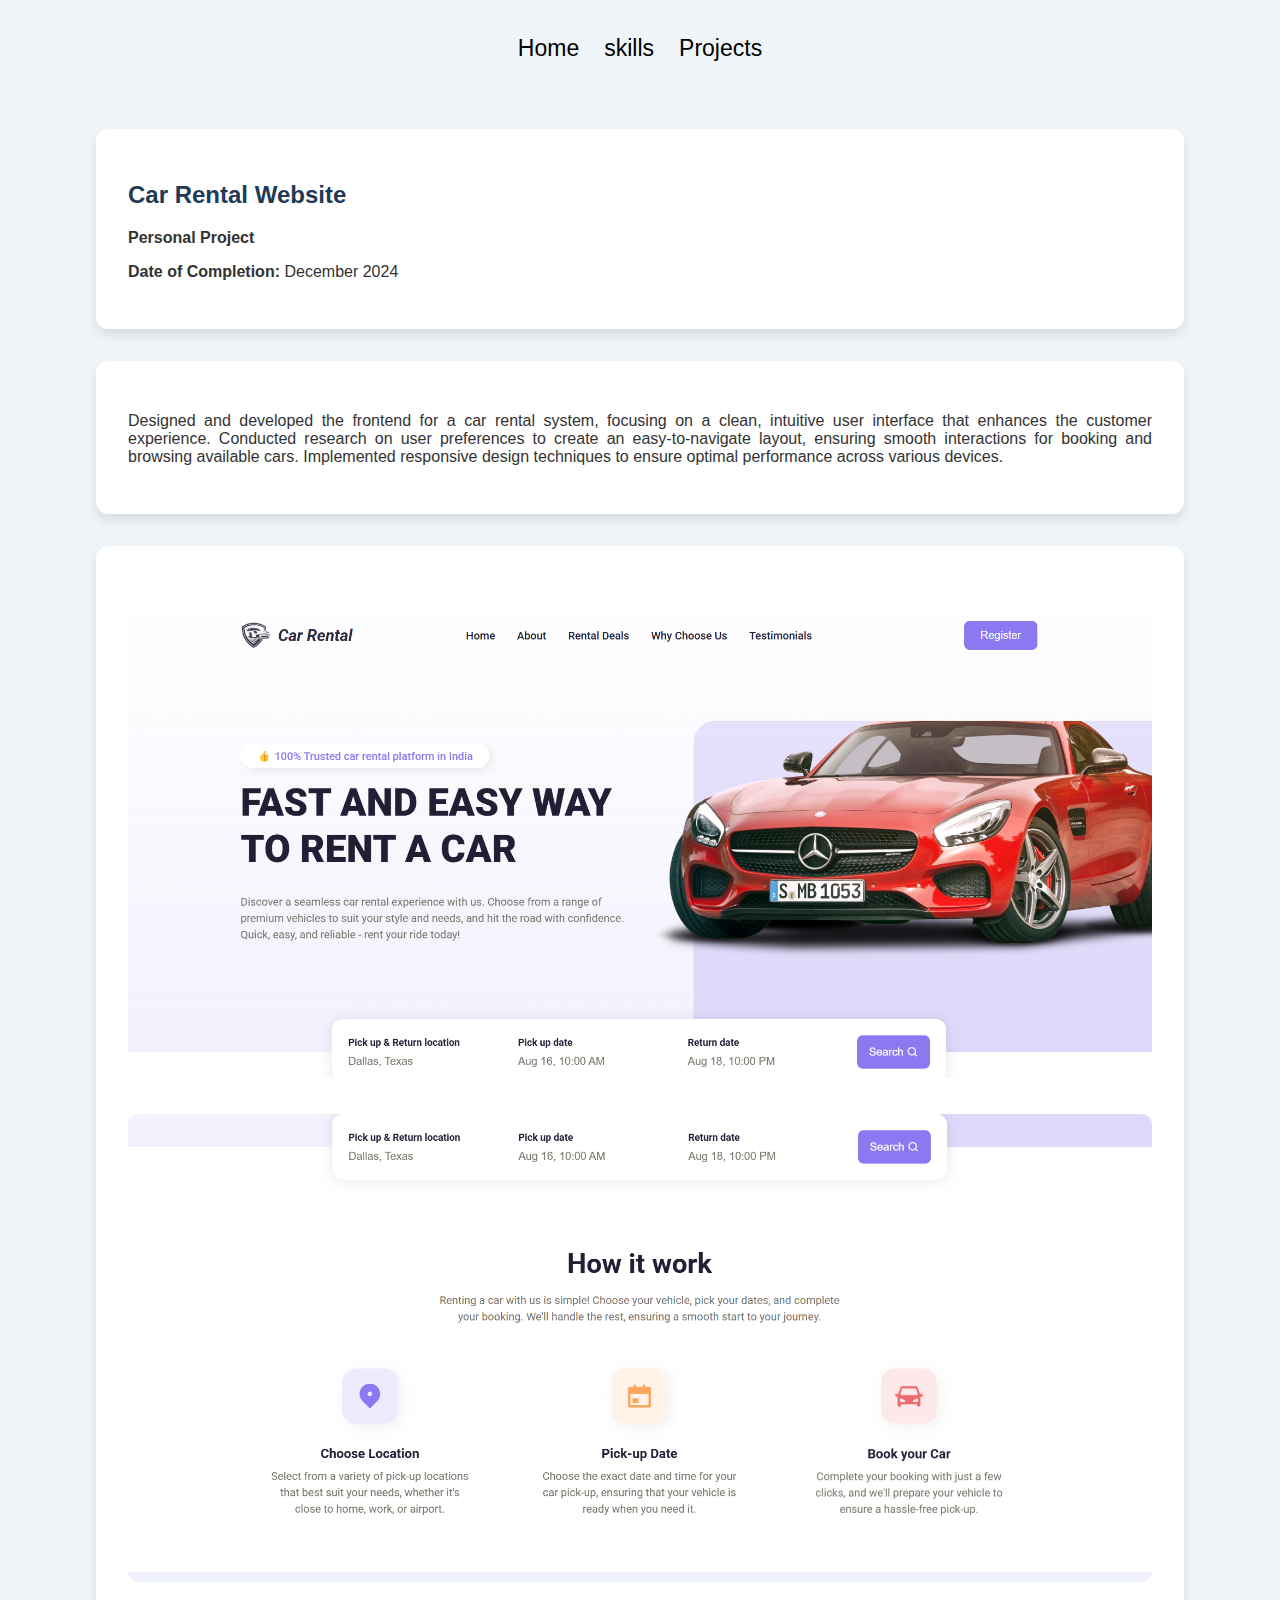
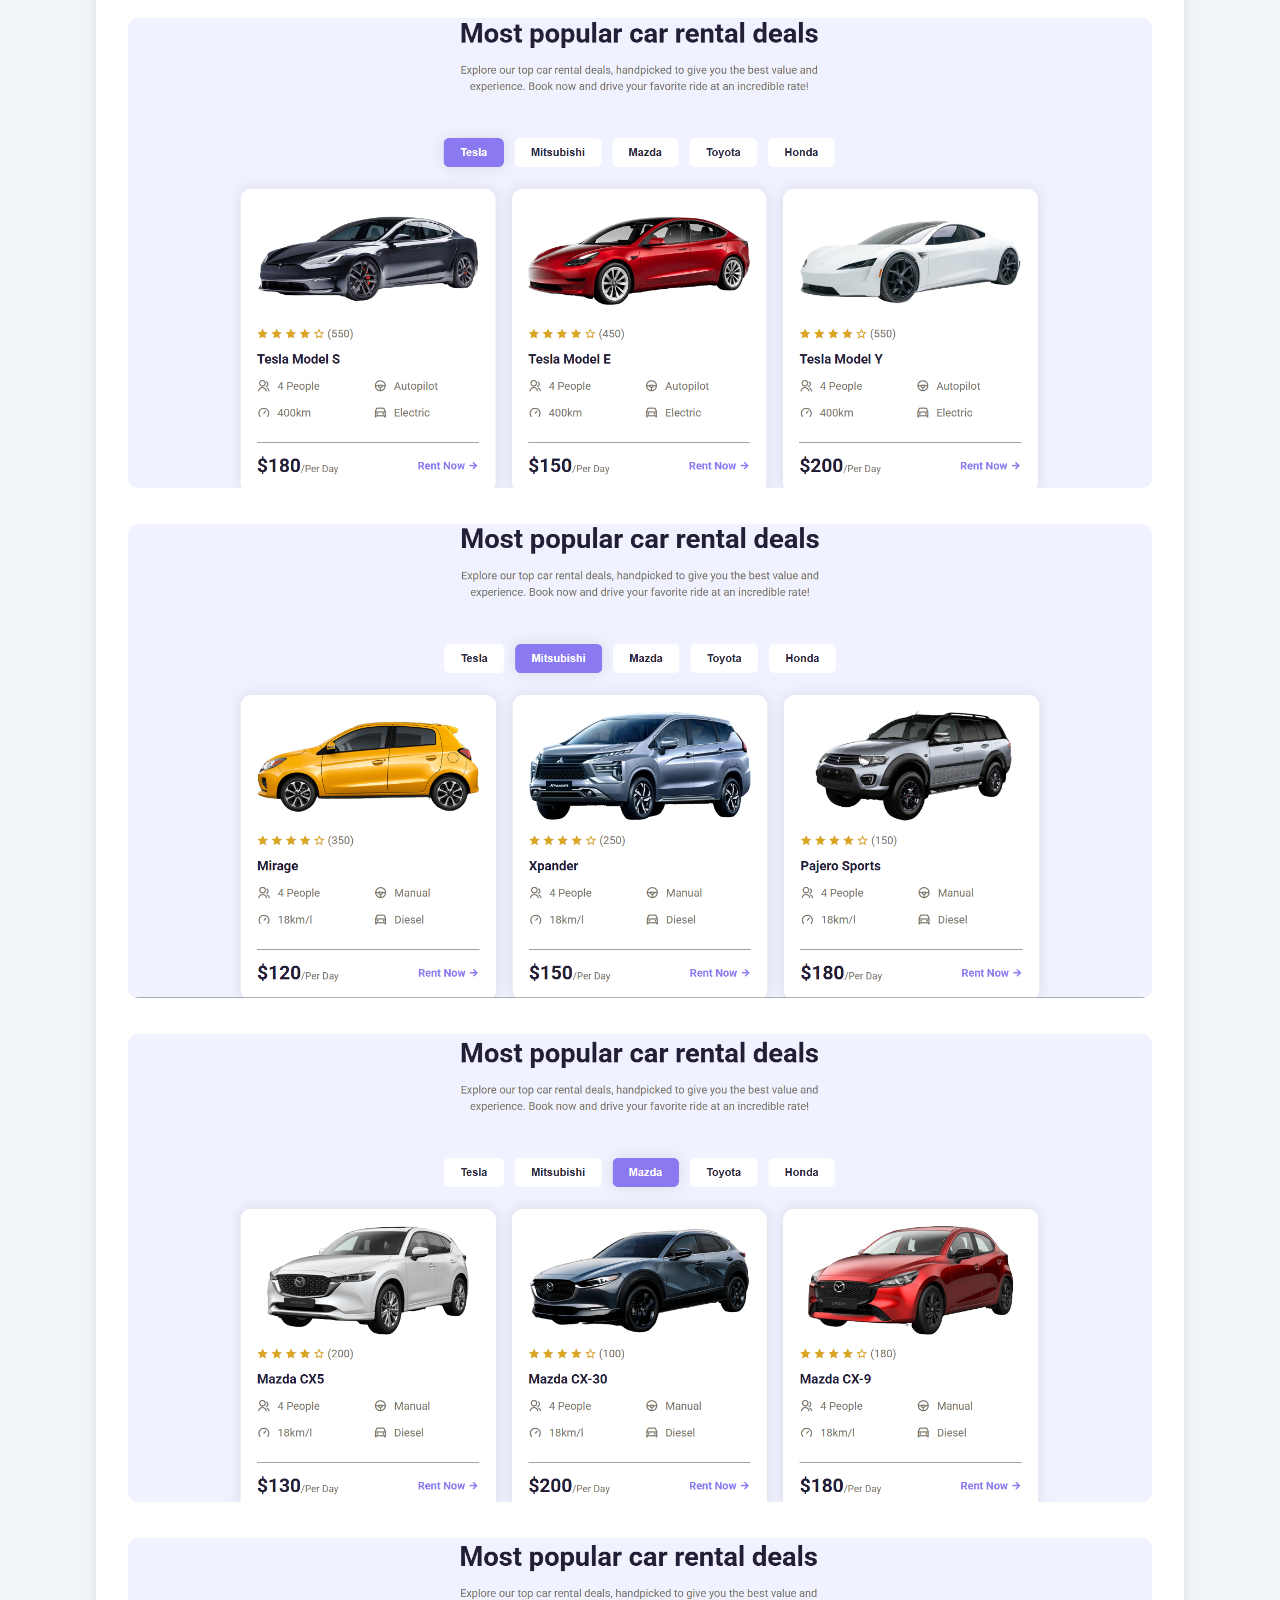
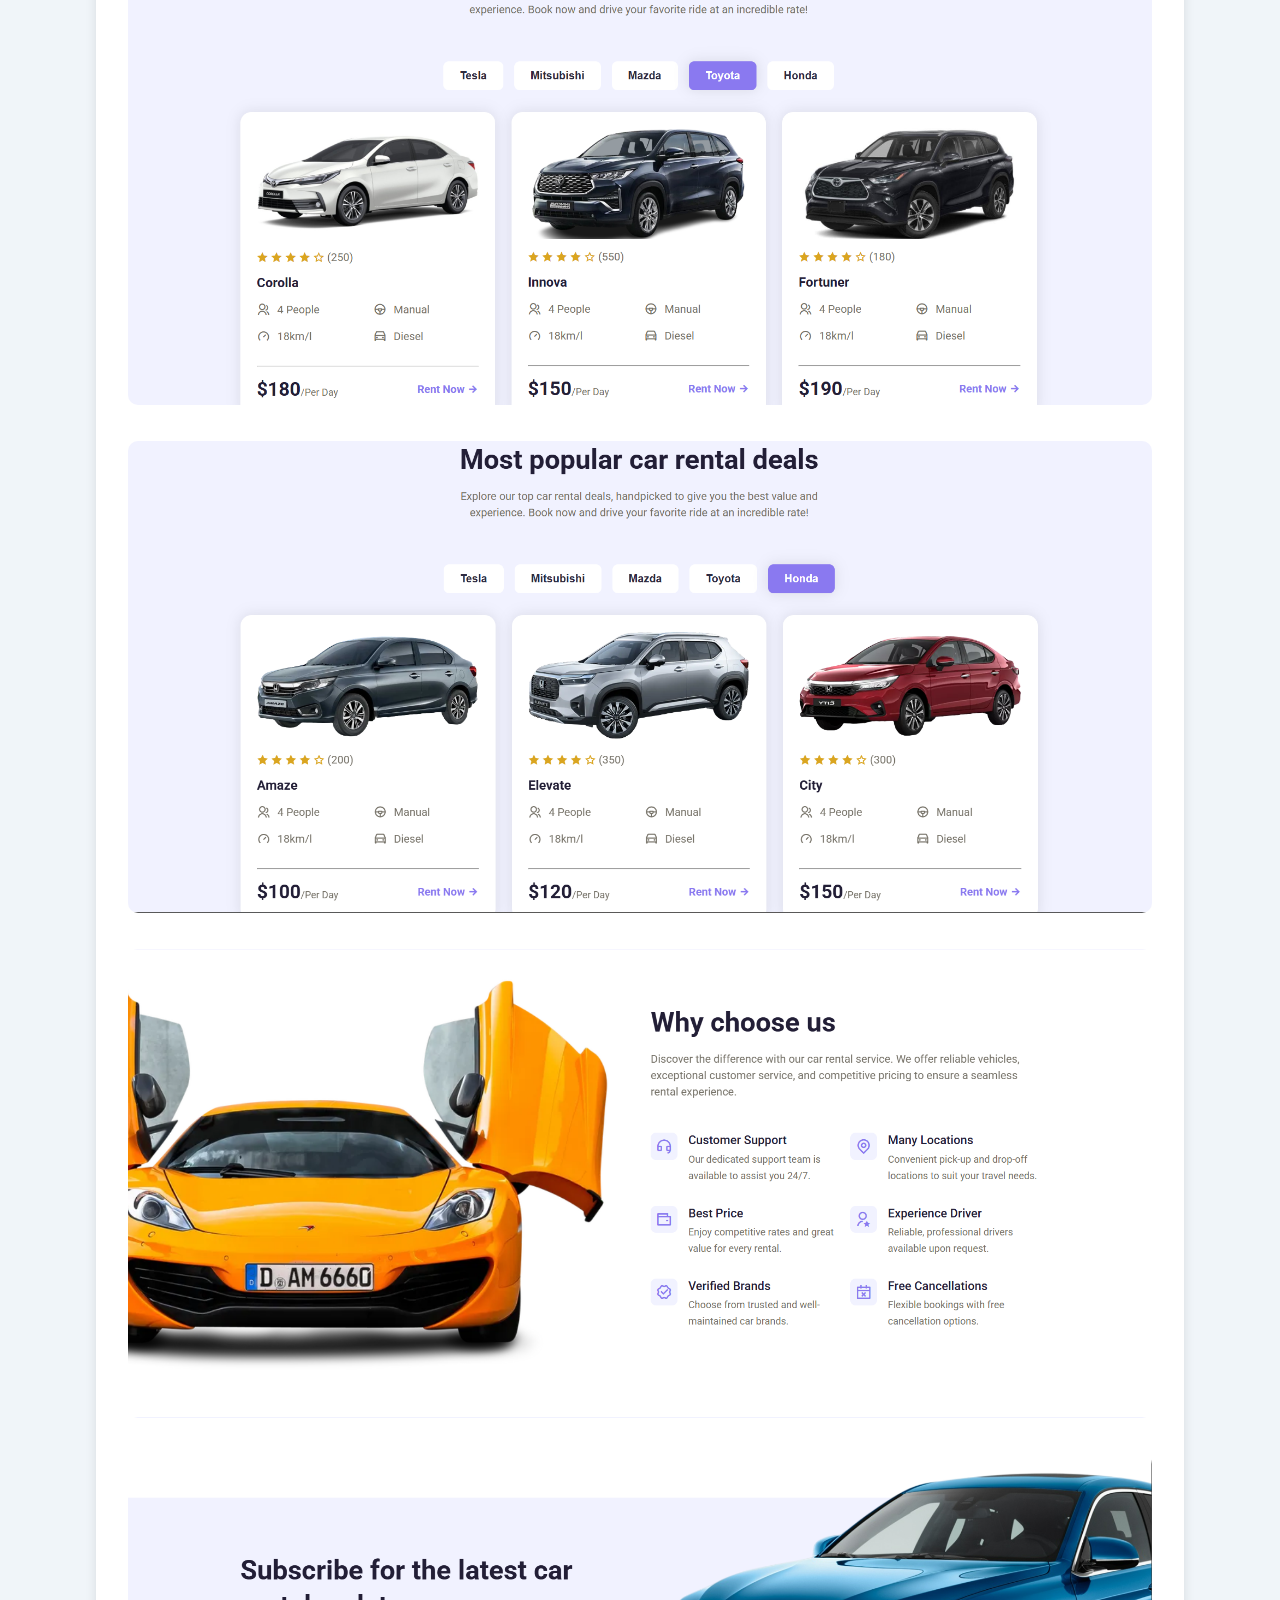
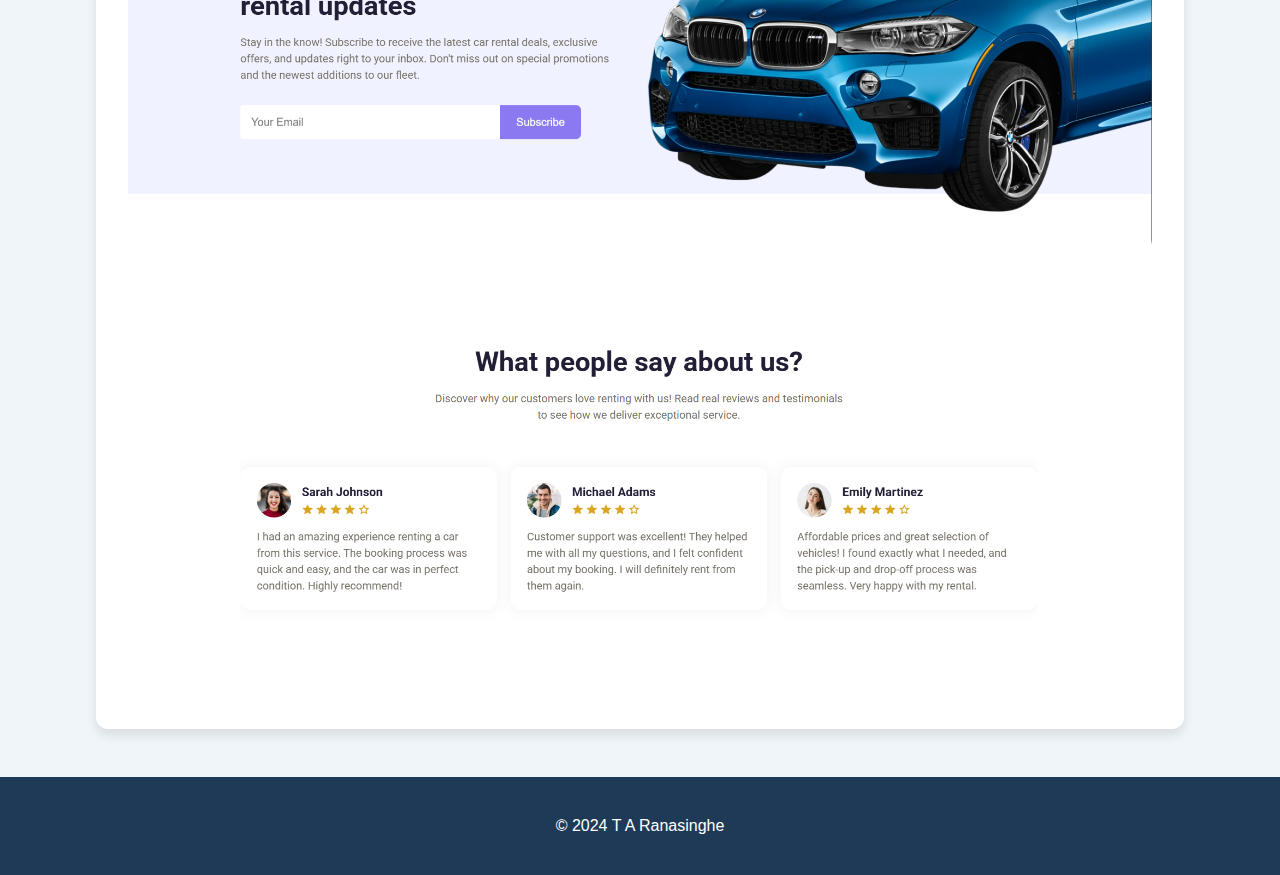
<file: car-rental.html>
<!DOCTYPE html>
<html lang="en">
  <head>
    <meta charset="UTF-8" />
    <meta name="viewport" content="width=device-width, initial-scale=1.0" />
    <title>car-rental-web-app</title>

    <style>
      body {
        font-family: "Poppins", sans-serif;
        margin: 0;
        padding: 0;
        background-color: #f0f5f9;
        color: #333;
      }
      #header {
        background-color: #1e3a56;
        color: white;
        padding: 2rem 1rem;
        text-align: center;
        font-size: 1.8rem;
      }
      .container {
        width: 85%;
        margin: 2rem auto;
      }
      .section {
        background-color: white;
        padding: 2rem;
        margin-bottom: 2rem;
        box-shadow: 0 6px 12px rgba(0, 0, 0, 0.1);
        border-radius: 12px;
        transition: transform 0.3s ease-in-out;
      }
      .section:hover {
        transform: translateY(-5px);
      }
      h2,
      h3 {
        color: #1e3a56;
      }
      .highlight-list {
        list-style: none;
        padding: 0;
      }
      .highlight-list li {
        margin: 1rem 0;
        padding: 1rem;
        background-color: #e8f0fe;
        border-left: 6px solid #1e3a56;
        border-radius: 8px;
      }
      .image-container {
        text-align: center;
        margin: 2rem 0;
      }
      .image-container img {
        width: 100%;
        max-width: 1100px;
        border-radius: 10px;
      }
      .download-btn {
        display: inline-block;
        background-color: #10b981;
        color: white;
        padding: 1rem 2rem;
        text-decoration: none;
        border-radius: 10px;
        font-size: 1.1rem;
        transition: background-color 0.3s ease;
      }
      .download-btn:hover {
        background-color: #059669;
      }
      footer {
        background-color: #1e3a56;
        color: white;
        text-align: center;
        padding: 1.5rem 0;
        margin-top: 3rem;
      }

      nav .header {
        display: flex;
        justify-content: center;
        align-items: center;
        padding: 15px 10px;
      }

      ul {
        list-style: none;
        display: flex;
        gap: 25px;
        padding: 20px;
        margin: 0;
        font-size: 20px;
      }

      ul a {
        text-decoration: none;
        color: black;

        font-size: 23px;
      }

      li {
        margin: 0;
      }
    </style>
  </head>
  <body>
    <nav>
      <div class="header">
        <ul class="ul">
          <li><a href="index.html">Home</a></li>
          <li><a href="#skills">skills</a></li>
          <li><a href="#about">Projects</a></li>
        </ul>
      </div>
    </nav>

    <div class="container">
      <section class="section project-intro">
        <h2>Car Rental Website</h2>
        <p><strong>Personal Project</strong></p>

        <p><strong>Date of Completion:</strong> December 2024</p>
      </section>

      <section class="section abstract">
        <h3></h3>
        <p style="text-align: justify">
          Designed and developed the frontend for a car rental system, focusing
          on a clean, intuitive user interface that enhances the customer
          experience. Conducted research on user preferences to create an
          easy-to-navigate layout, ensuring smooth interactions for booking and
          browsing available cars. Implemented responsive design techniques to
          ensure optimal performance across various devices.
        </p>
      </section>

      <section class="section highlights">
        <h3 style="text-align: center"></h3>
        <div class="image-container">
          <img src="car-rental/landing-page.png" alt="" />
        </div>
        <h3 style="text-align: center"></h3>
        <div class="image-container">
          <img src="car-rental/how-it-works.png" alt="" />
        </div>
        <h3 style="text-align: center"></h3>
        <div class="image-container">
          <img src="car-rental/package01.png" alt="" />
        </div>
        <h3 style="text-align: center"></h3>
        <div class="image-container">
          <img src="car-rental/package02.png" alt="" />
        </div>
        <h3 style="text-align: center"></h3>
        <div class="image-container">
          <img src="car-rental/package03.png" alt="" />
        </div>
        <h3 style="text-align: center"></h3>
        <div class="image-container">
          <img src="car-rental/package04.png" alt="" />
        </div>
        <h3 style="text-align: center"></h3>
        <div class="image-container">
          <img src="car-rental/package05.png" alt="" />
        </div>
        <h3 style="text-align: center"></h3>
        <div class="image-container">
          <img src="car-rental/why-choose-us.png" alt="" />
        </div>
        <h3 style="text-align: center"></h3>
        <div class="image-container">
          <img src="car-rental/subsciption.png" alt="" />
        </div>
        <h3 style="text-align: center"></h3>
        <div class="image-container">
          <img src="car-rental/feedback.png" alt="" />
        </div>
      </section>
    </div>

    <footer>
      <p>&copy; 2024 T A Ranasinghe</p>
    </footer>
  </body>
</html>
</file>
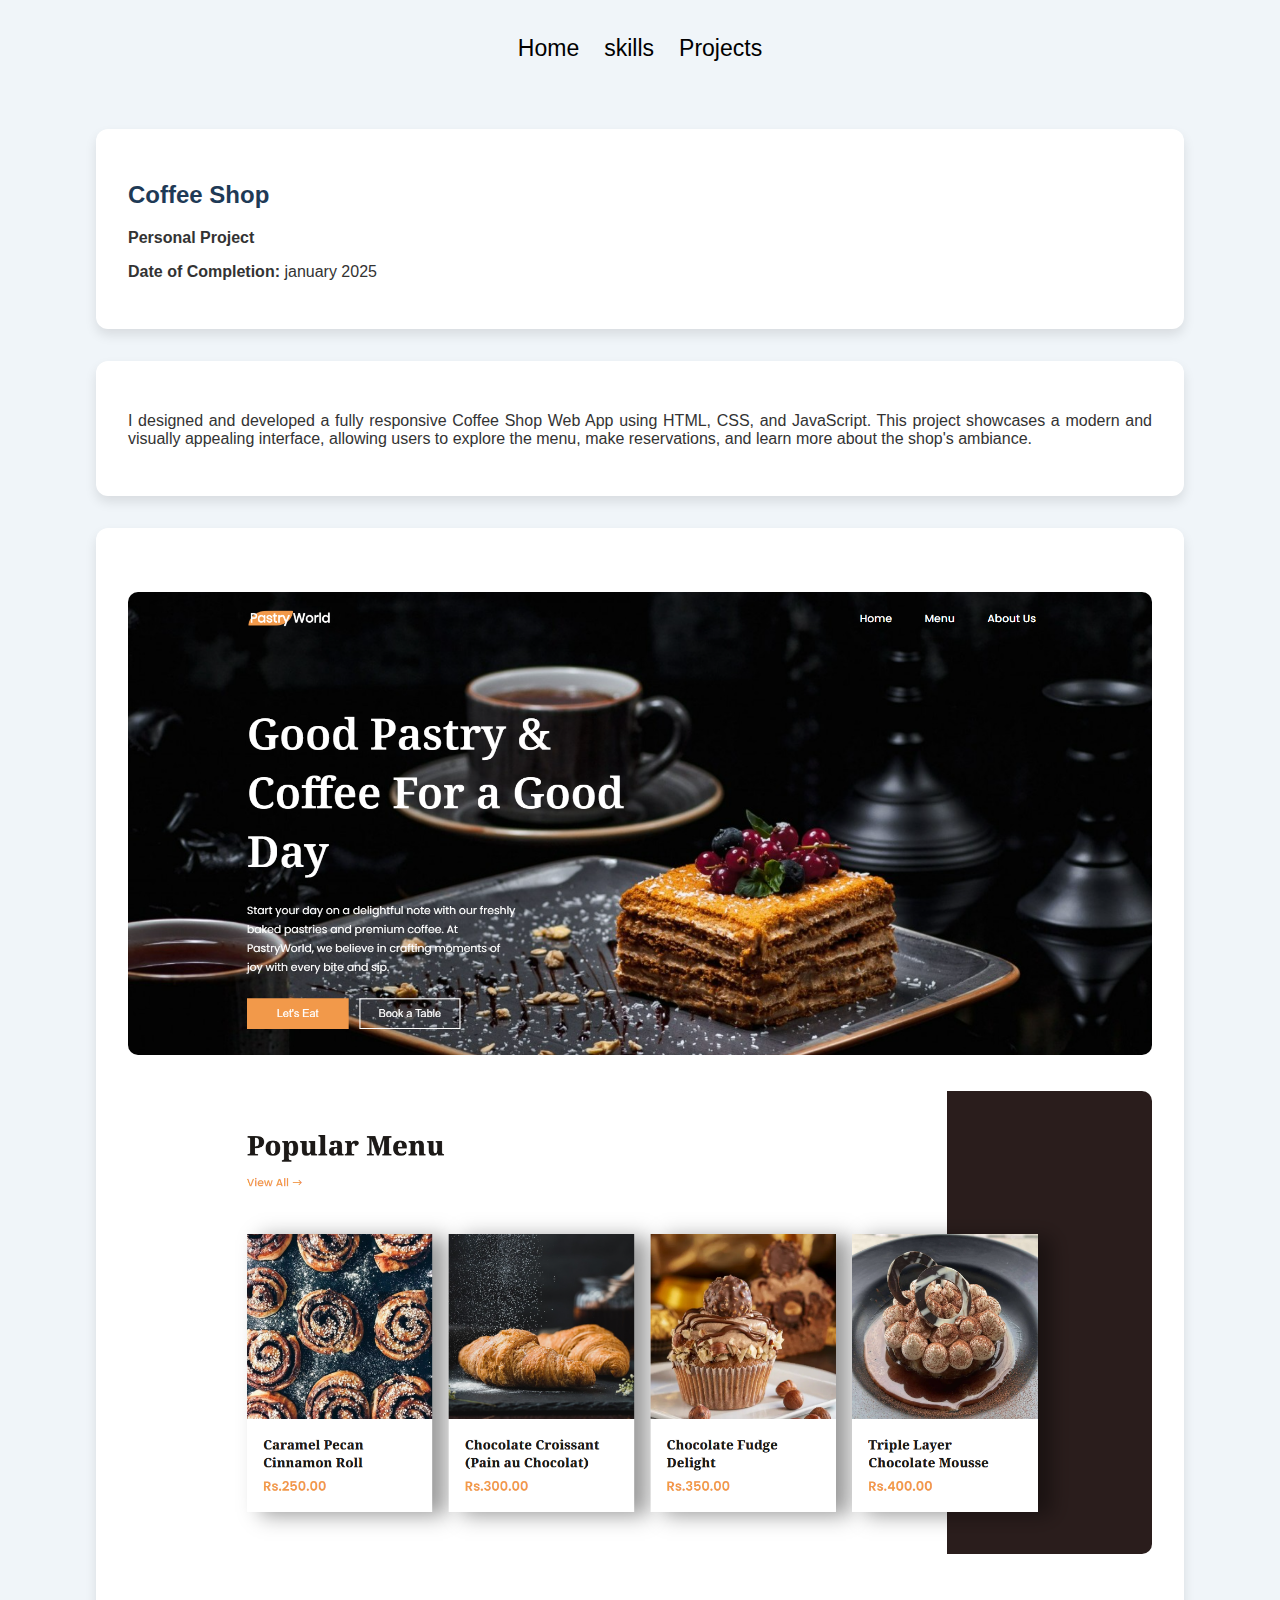
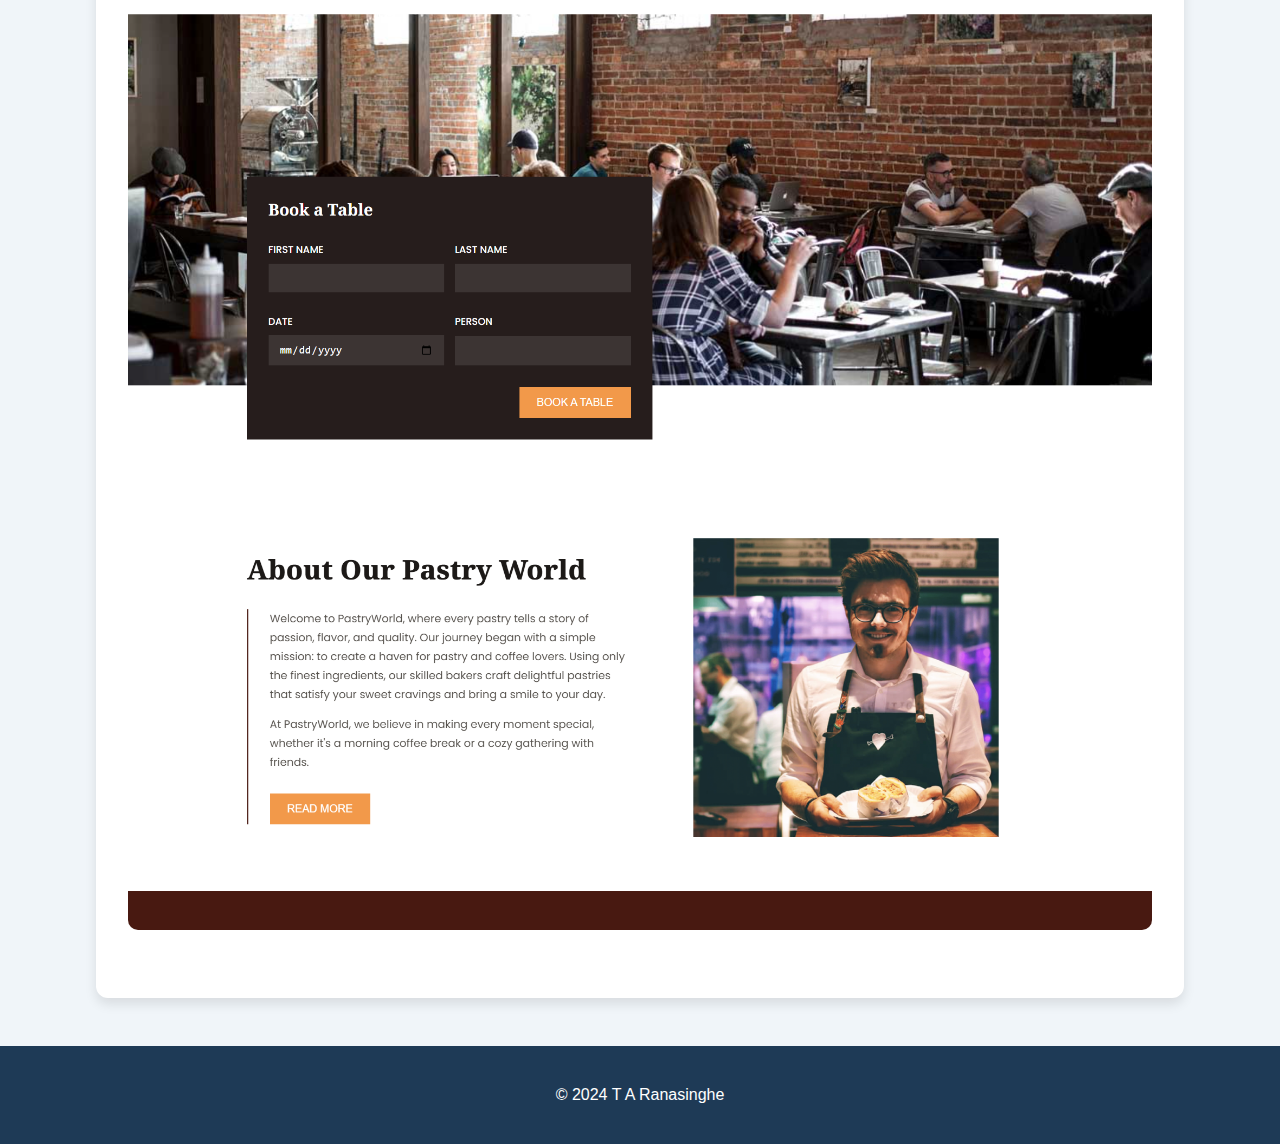
<file: coffee-shop.html>
<!DOCTYPE html>
<html lang="en">
  <head>
    <meta charset="UTF-8" />
    <meta name="viewport" content="width=device-width, initial-scale=1.0" />
    <title>coffee-shop</title>
    <style>
      body {
        font-family: "Poppins", sans-serif;
        margin: 0;
        padding: 0;
        background-color: #f0f5f9;
        color: #333;
      }
      header {
        background-color: #1e3a56;
        color: white;
        padding: 2rem 1rem;
        text-align: center;
        font-size: 1.8rem;
      }
      .container {
        width: 85%;
        margin: 2rem auto;
      }
      .section {
        background-color: white;
        padding: 2rem;
        margin-bottom: 2rem;
        box-shadow: 0 6px 12px rgba(0, 0, 0, 0.1);
        border-radius: 12px;
        transition: transform 0.3s ease-in-out;
      }
      .section:hover {
        transform: translateY(-5px);
      }
      h2,
      h3 {
        color: #1e3a56;
      }
      .highlight-list {
        list-style: none;
        padding: 0;
      }
      .highlight-list li {
        margin: 1rem 0;
        padding: 1rem;
        background-color: #e8f0fe;
        border-left: 6px solid #1e3a56;
        border-radius: 8px;
      }
      .image-container {
        text-align: center;
        margin: 2rem 0;
      }
      .image-container img {
        width: 100%;
        max-width: 1100px;
        border-radius: 10px;
      }
      .download-btn {
        display: inline-block;
        background-color: #10b981;
        color: white;
        padding: 1rem 2rem;
        text-decoration: none;
        border-radius: 10px;
        font-size: 1.1rem;
        transition: background-color 0.3s ease;
      }
      .download-btn:hover {
        background-color: #059669;
      }
      footer {
        background-color: #1e3a56;
        color: white;
        text-align: center;
        padding: 1.5rem 0;
        margin-top: 3rem;
      }

      nav .header {
        display: flex;
        justify-content: center;
        align-items: center;
        padding: 15px 10px;
      }

      ul {
        list-style: none;
        display: flex;
        gap: 25px;
        padding: 20px;
        margin: 0;
        font-size: 20px;
      }

      ul a {
        text-decoration: none;
        color: black;

        font-size: 23px;
      }

      li {
        margin: 0;
      }
    </style>
  </head>
  <body>
    <nav>
      <div class="header">
        <ul class="ul">
          <li><a href="index.html">Home</a></li>
          <li><a href="#skills">skills</a></li>
          <li><a href="#about">Projects</a></li>
        </ul>
      </div>
    </nav>

    <div class="container">
      <section class="section project-intro">
        <h2>Coffee Shop</h2>
        <p><strong>Personal Project</strong></p>

        <p><strong>Date of Completion:</strong> january 2025</p>
      </section>

      <section class="section abstract">
        <h3></h3>
        <p style="text-align: justify">
            I designed and developed a fully responsive Coffee Shop Web App using HTML, CSS, and JavaScript.
            This project showcases a modern and visually appealing interface, allowing users to explore the menu,
            make reservations, and learn more about the shop's ambiance.
        </p>
      </section>

      <section class="section highlights">
        <h3 style="text-align: center"></h3>
        <div class="image-container">
          <img src="coffee-shop-pics/landing-page.png" alt="" />
        </div>
        <h3 style="text-align: center"></h3>
        <div class="image-container">
          <img src="coffee-shop-pics/products.png" alt="" />
        </div>
        <h3 style="text-align: center"></h3>
        <div class="image-container">
          <img src="coffee-shop-pics/booking.png" alt="" />
        </div>
        <h3 style="text-align: center"></h3>
        <div class="image-container">
          <img src="coffee-shop-pics/about.png" alt="" />
        </div>
        
      </section>
    </div>

    <footer>
      <p>&copy; 2024 T A Ranasinghe</p>
    </footer>
  </body>
</html>
</file>
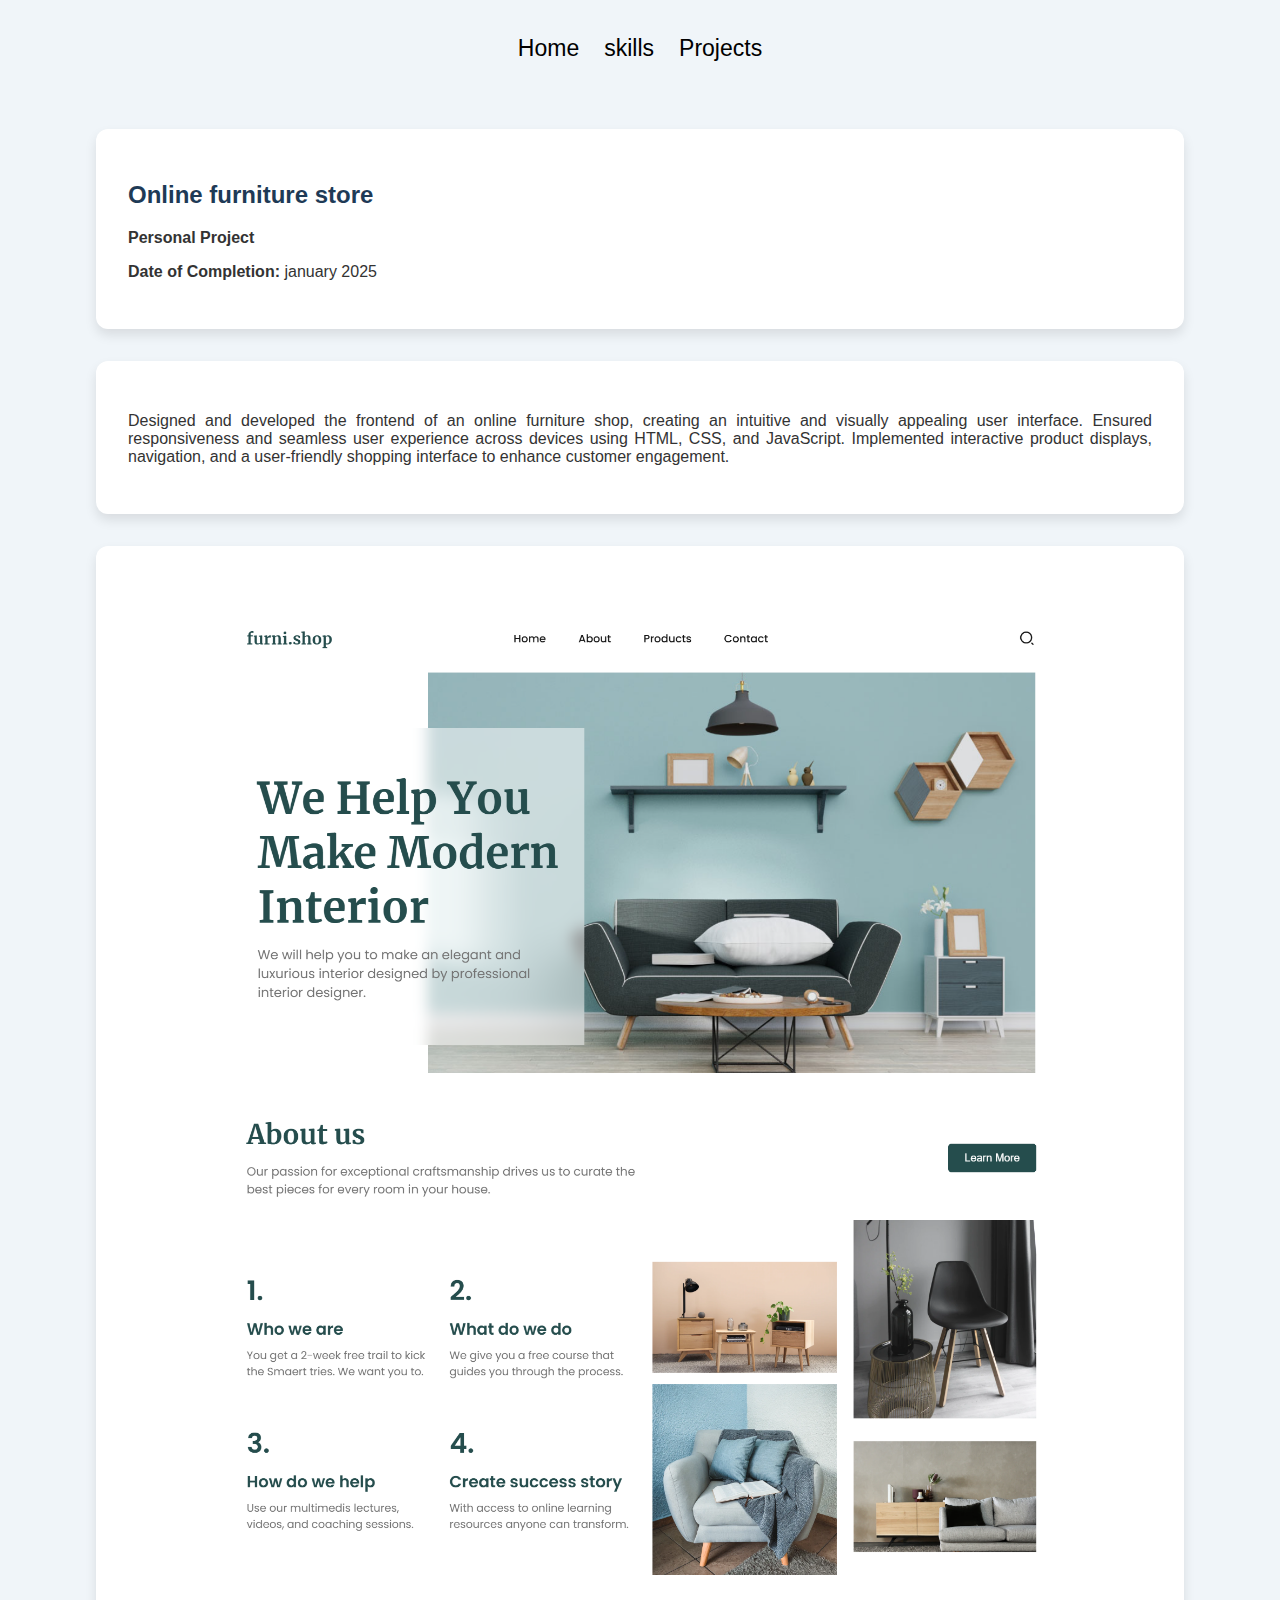
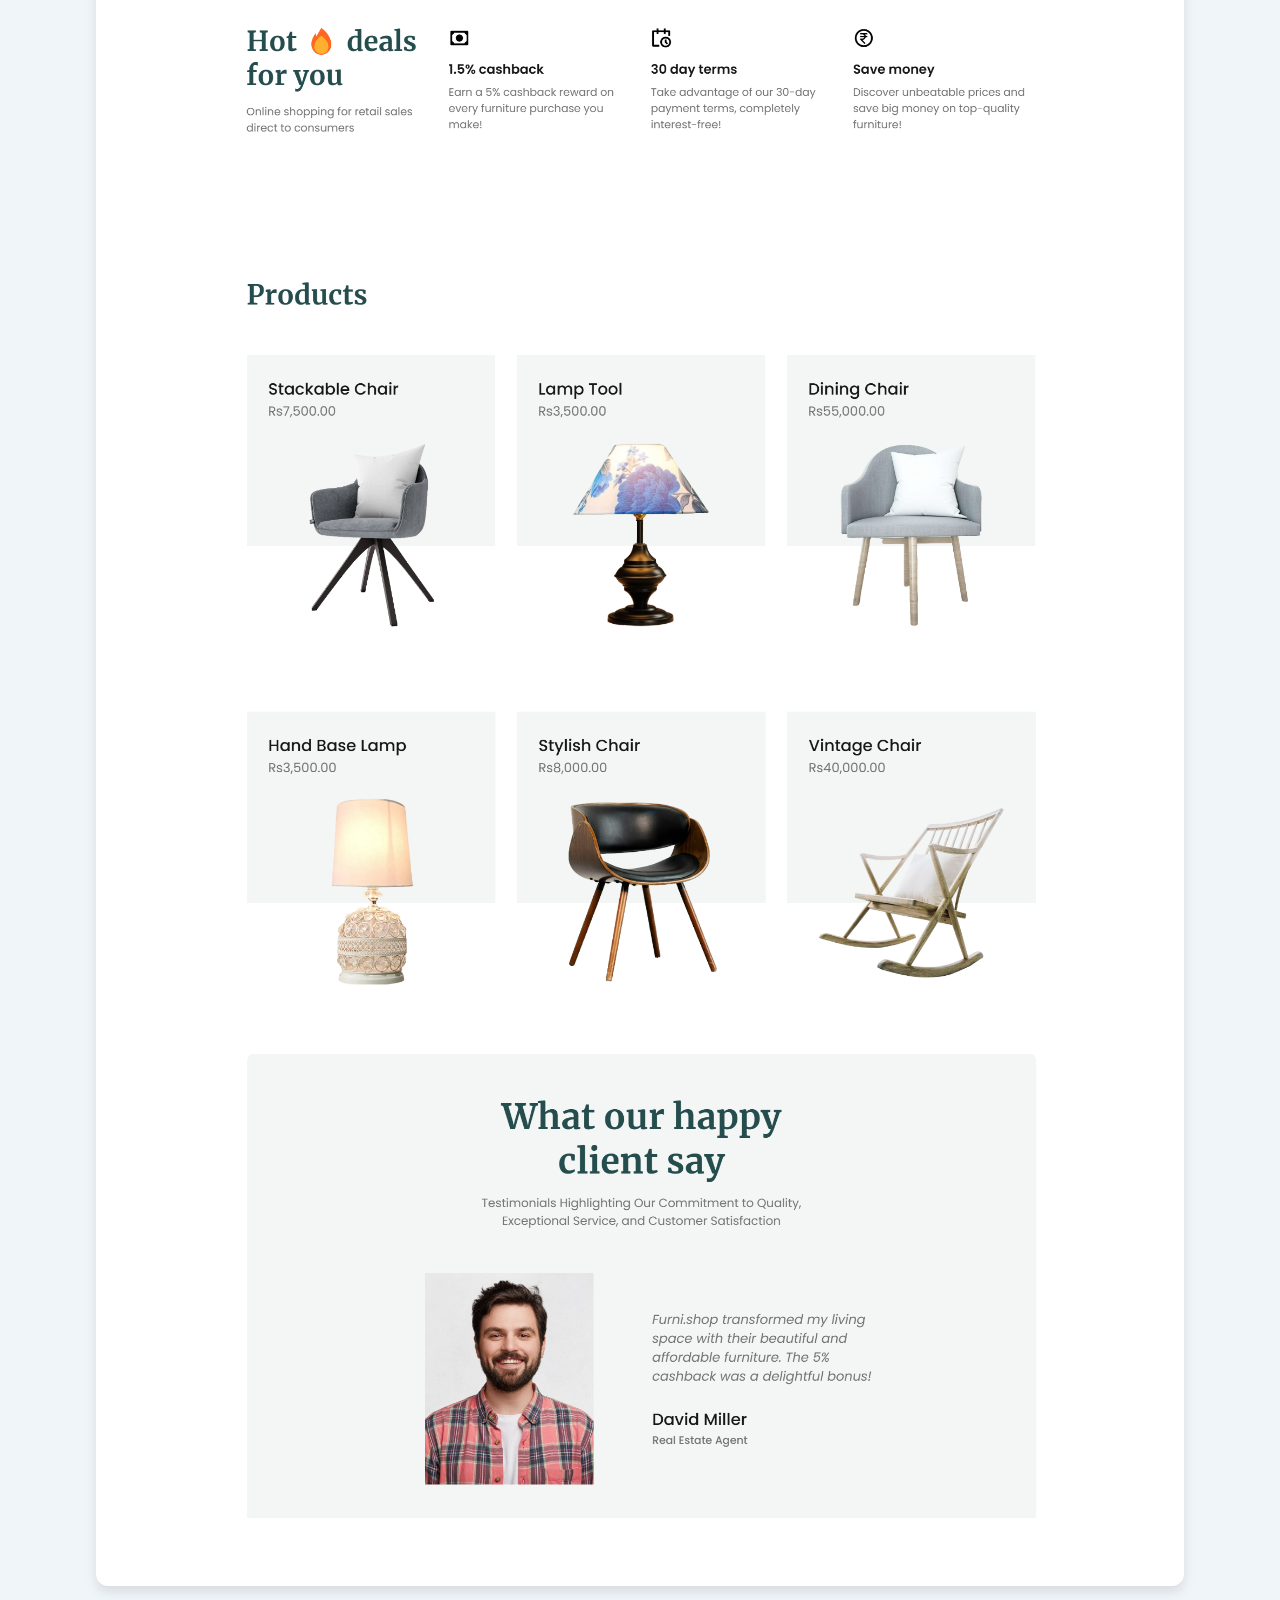
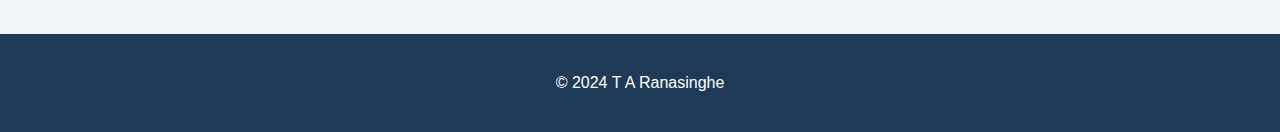
<file: furniture.html>
<!DOCTYPE html>
<html lang="en">
  <head>
    <meta charset="UTF-8" />
    <meta name="viewport" content="width=device-width, initial-scale=1.0" />
    <title>online-furniture-store</title>
    <style>
      body {
        font-family: "Poppins", sans-serif;
        margin: 0;
        padding: 0;
        background-color: #f0f5f9;
        color: #333;
      }
      header {
        background-color: #1e3a56;
        color: white;
        padding: 2rem 1rem;
        text-align: center;
        font-size: 1.8rem;
      }
      .container {
        width: 85%;
        margin: 2rem auto;
      }
      .section {
        background-color: white;
        padding: 2rem;
        margin-bottom: 2rem;
        box-shadow: 0 6px 12px rgba(0, 0, 0, 0.1);
        border-radius: 12px;
        transition: transform 0.3s ease-in-out;
      }
      .section:hover {
        transform: translateY(-5px);
      }
      h2,
      h3 {
        color: #1e3a56;
      }
      .highlight-list {
        list-style: none;
        padding: 0;
      }
      .highlight-list li {
        margin: 1rem 0;
        padding: 1rem;
        background-color: #e8f0fe;
        border-left: 6px solid #1e3a56;
        border-radius: 8px;
      }
      .image-container {
        text-align: center;
        margin: 2rem 0;
      }
      .image-container img {
        width: 100%;
        max-width: 1100px;
        border-radius: 10px;
      }
      .download-btn {
        display: inline-block;
        background-color: #10b981;
        color: white;
        padding: 1rem 2rem;
        text-decoration: none;
        border-radius: 10px;
        font-size: 1.1rem;
        transition: background-color 0.3s ease;
      }
      .download-btn:hover {
        background-color: #059669;
      }
      footer {
        background-color: #1e3a56;
        color: white;
        text-align: center;
        padding: 1.5rem 0;
        margin-top: 3rem;
      }

      nav .header {
        display: flex;
        justify-content: center;
        align-items: center;
        padding: 15px 10px;
      }

      ul {
        list-style: none;
        display: flex;
        gap: 25px;
        padding: 20px;
        margin: 0;
        font-size: 20px;
      }

      ul a {
        text-decoration: none;
        color: black;

        font-size: 23px;
      }

      li {
        margin: 0;
      }
    </style>
  </head>
  <body>
    <nav>
      <div class="header">
        <ul class="ul">
          <li><a href="index.html">Home</a></li>
          <li><a href="#skills">skills</a></li>
          <li><a href="#about">Projects</a></li>
        </ul>
      </div>
    </nav>

    <div class="container">
      <section class="section project-intro">
        <h2>Online furniture store</h2>
        <p><strong>Personal Project</strong></p>

        <p><strong>Date of Completion:</strong> january 2025</p>
      </section>

      <section class="section abstract">
        <h3></h3>
        <p style="text-align: justify">
          Designed and developed the frontend of an online furniture shop,
          creating an intuitive and visually appealing user interface. Ensured
          responsiveness and seamless user experience across devices using HTML,
          CSS, and JavaScript. Implemented interactive product displays,
          navigation, and a user-friendly shopping interface to enhance customer
          engagement.
        </p>
      </section>

      <section class="section highlights">
        <h3 style="text-align: center"></h3>
        <div class="image-container">
          <img src="funitire-pics/landing-page.png" alt="" />
        </div>
        <h3 style="text-align: center"></h3>
        <div class="image-container">
          <img src="funitire-pics/about.png" alt="" />
        </div>
        <h3 style="text-align: center"></h3>
        <div class="image-container">
          <img src="funitire-pics/deals.png" alt="" />
        </div>
        <h3 style="text-align: center"></h3>
        <div class="image-container">
          <img src="funitire-pics/products.png" alt="" />
        </div>
        <h3 style="text-align: center"></h3>
        <div class="image-container">
          <img src="funitire-pics/product2.png" alt="" />
        </div>
        <h3 style="text-align: center"></h3>
        <div class="image-container">
          <img src="funitire-pics/feedback.png" alt="" />
        </div>
      </section>
    </div>

    <footer>
      <p>&copy; 2024 T A Ranasinghe</p>
    </footer>
  </body>
</html>
</file>
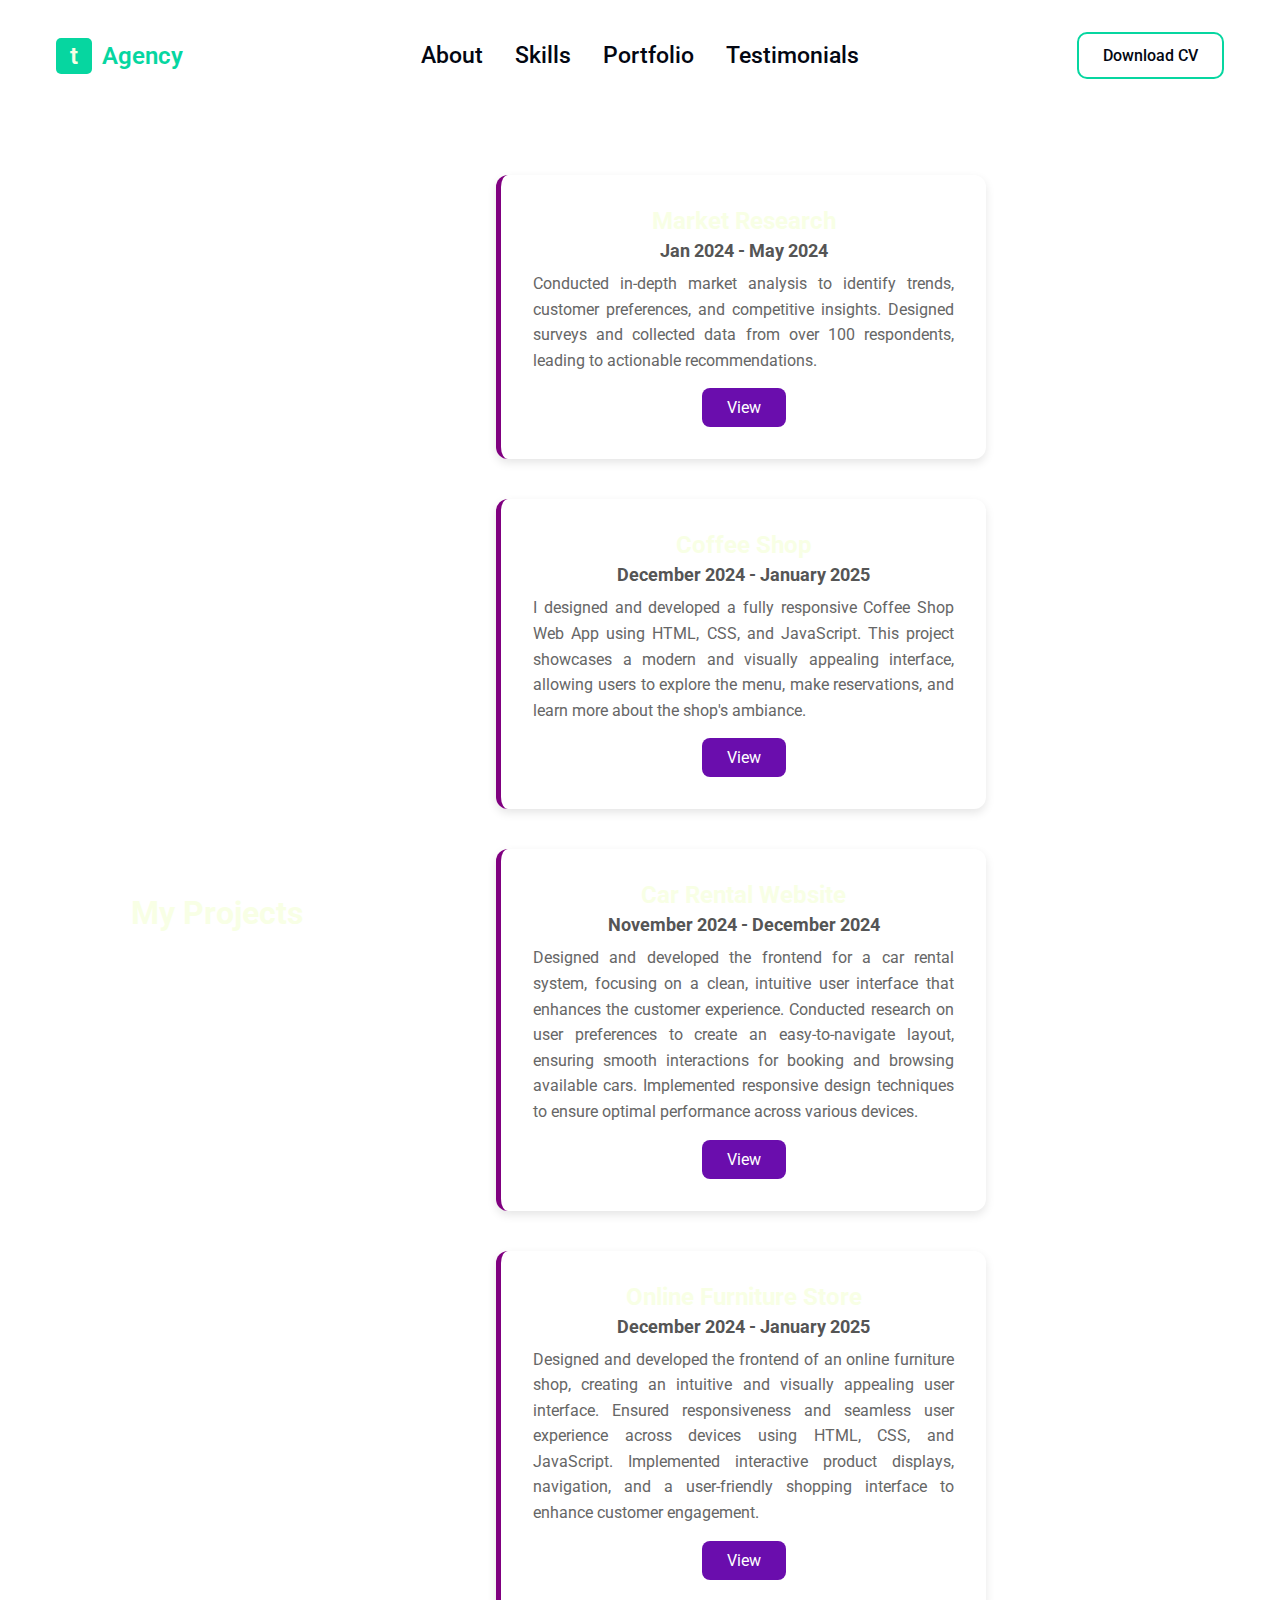
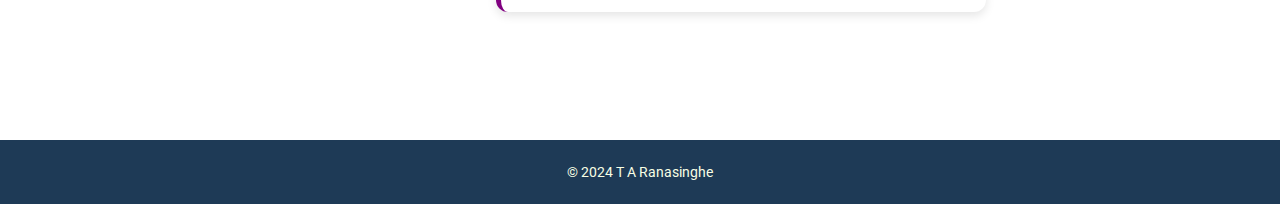
<file: project.html>
<!DOCTYPE html>
<html lang="en">
  <head>
    <meta name="viewport" content="width=device-width, initial-scale=1.0" />
    <meta charset="UTF-8" />
    <meta name="viewport" content="width=device-width, initial-scale=1.0" />
    <link rel="stylesheet" href="index.css" />
    <link rel="stylesheet" href="style.css" />
    <link rel="preconnect" href="https://fonts.googleapis.com" />
    <link rel="preconnect" href="https://fonts.gstatic.com" crossorigin />
    
    <title>Home</title>
  </head>
  <body>
    <nav>
      <div class="nav__header">
        <div class="nav__logo">
          <a href="#"><span>t</span>Agency</a>
        </div>
        <div class="nav__menu__btn" id="menu-btn">
          <i class="ri-menu-line"></i>
        </div>
      </div>
      <ul class="nav__links" id="nav-links">
        <li><a href="home.html">About</a></li>
        <li><a href="#skill">Skills</a></li>
        <li><a href="#portfolio">Portfolio</a></li>
        <li><a href="#review">Testimonials</a></li>
        <li><a href="assets/CV.pdf" download="">Download CV</a></li>
      </ul>
      <div class="nav__btn">
        <a href="assets/CV.pdf" download="">Download CV</a>
      </div>
    </nav>
    <script src="Main.js"></script>

    

    

    <section id="about">
      <div class="container">
        <div id="experience1">
          <h1 id="experience" >My Projects</h1>
        </div>
        <div class="experience-section animate">
          <div class="experience-card">
            <h3>Market Research</h3>
            <h4>Jan 2024 - May 2024</h4>
            <p style="text-align: justify;">
              Conducted in-depth market analysis to identify trends, customer
              preferences, and competitive insights. Designed surveys and
              collected data from over 100 respondents, leading to actionable
              recommendations.
            </p>
            <a href="marketing-Research.html" class="view-btn">View</a>
          </div> 

          <div class="experience-card">
            <h3>Coffee Shop</h3>
            <h4>December 2024 - January 2025</h4>
            <p style="text-align: justify;">
              I designed and developed a fully responsive Coffee Shop Web App using HTML, CSS, and JavaScript.
              This project showcases a modern and visually appealing interface, allowing users to explore the menu,
              make reservations, and learn more about the shop's ambiance.
            </p>
            <a href="coffee-shop.html" class="view-btn">View</a>
          </div>
          
          <div class="experience-card">
            <h3>Car Rental Website</h3>
            <h4>November 2024 - December 2024</h4>
            <p style="text-align: justify;">
              Designed and developed the frontend for a car rental system, focusing on a clean,
              intuitive user interface that enhances the customer experience. Conducted research
              on user preferences to create an easy-to-navigate layout, ensuring smooth interactions
              for booking and browsing available cars. Implemented responsive design techniques to ensure 
              optimal performance across various devices.
            </p>
            <a href="car-rental.html" class="view-btn">View</a>
          </div>

          <div class="experience-card">
            <h3>Online Furniture Store</h3>
            <h4>December 2024 - January 2025</h4>
            <p style="text-align: justify;">
              Designed and developed the frontend of an online furniture shop,
              creating an intuitive and visually appealing user interface.
              Ensured responsiveness and seamless user experience across devices
              using HTML, CSS, and JavaScript. Implemented interactive product displays,
              navigation, and a user-friendly shopping interface to enhance customer engagement.
            </p>
            <a href="furniture.html" class="view-btn">View</a>
          </div>

          
            

          
        </div>
      </div>

      <script src="script.js"></script>
    </section>
    <footer>
      <p>&copy; 2024 T A Ranasinghe</p>
    </footer>
  </body>
</html>
</file>
<file: style.css>
@import url("https://fonts.googleapis.com/css2?family=Roboto:ital,wght@0,100;0,300;0,400;0,500;0,700;0,900;1,100;1,300;1,400;1,500;1,700;1,900&display=swap");

:root {
  --primary-color: #06D6A0;
  --primary-color-dark:#F8FFE5 ;
  --text-dark: #030712;
  --text-light: #6b7280;
  --extra-light: #d1d5db;
  --white: #F8FFE5;
  --max-width: 1200px;
}
* {
  padding: 0;
  margin: 0;
  box-sizing: border-box;
  color: #F8FFE5;
  scroll-behavior: smooth;
}


.section__container {
  max-width: var(--max-width);
  margin: auto;
  padding: 5rem 1rem;
}

.section__subheader {
  max-width: fit-content;
  padding: 8px;
  margin-bottom: 0.5rem;
  font-size: 1rem;
  font-weight: 600;
  color: var(--primary-color);
  border: 1px solid var(--primary-color);
  border-radius: 100%;
}

.section__header {
  font-size: 2.5rem;
  font-weight: 600;
  line-height: 3.25rem;
  color: var(--text-dark);
}

.section__header span {
  color: var(--primary-color);
}

.section__description {
  color: var(--text-light);
  line-height: 1.5rem;
}

.btn {
  padding: calc(0.75rem + 2px) 1.5rem;
  outline: none;
  border: none;
  font-size: 1rem;
  color: var(--white);
  background-color: var(--primary-color);
  border-radius: 10px;
  transition: 0.3s;
  cursor: pointer;
}

.btn:hover {
  background-color: var(--primary-color-dark);
}

img {
  display: flex;
  width: 100%;
}

a {
  text-decoration: none;
  transition: 0.3s;
}

ul {
  list-style: none;
}

html,
body {
  scroll-behavior: smooth;
}

body {
  font-family: "Roboto", sans-serif;
}

nav {
  position: fixed;
  isolation: isolate;
  width: 100%;
  z-index: 9;
}

.nav__header {
  padding: 1rem;
  width: 100%;
  display: flex;
  align-items: center;
  justify-content: space-between;
  background-color: var(--primary-color);
}

.nav__logo a {
  display: flex;
  align-items: center;
  gap: 10px;
  font-size: 1.2rem;
  font-weight: 600;
  color: var(--white);
}

.nav__logo a span {
  padding: 2px 10px;
  color: var(--primary-color);
  background-color: var(--white);
  border-radius: 5px;
}

.nav__menu__btn {
  font-size: 1.5rem;
  color: var(--white);
  cursor: pointer;
}

.nav__links {
  position: absolute;
  bottom: 0;
  left: 0;
  width: 100%;
  padding: 2rem;
  display: flex;
  align-items: center;
  justify-content: center;
  flex-direction: column;
  gap: 2rem;
  background-color: var(--primary-color);
  transition: transform 0.5s;
  z-index: -1;
}

.nav__links.open {
  transform: translateY(100%);
}

.nav__links a {
  font-weight: 500;
  color: var(--white);
}

.nav__btn {
  display: none;
}

.header__container {
  display: grid;
  gap: 4rem 2rem;
  overflow: hidden;
}

.header__image {
  position: relative;
  isolation: isolate;
}

.header__image img {
  max-width: 350px;
  margin-inline: auto;
}

.header__image::before,
.header__image::after {
  position: absolute;
  content: "";
  height: 80%;
  width: 100%;
  max-width: 400px;
}

.header__image::before {
  bottom: 0;
  left: 50%;
  transform: translateX(-50%);
  background-color: var(--primary-color);
  z-index: -2;
}

.header__image::after {
  bottom: -3rem;
  left: 50%;
  transform: translateX(calc(-50% - 3rem));
  border: 5px solid var(--text-dark);
  opacity: 0.75;
  border-radius: 5px;
  z-index: -1;
}

.header__content .section__subheader {
  margin-inline: auto;
}

.header__content h1 {
  margin-bottom: 2rem;
  font-size: 4rem;
  font-weight: 600;
  line-height: 4.25rem;
  color: var(--text-dark);
  text-align: center;
}

.header__content h1 span {
  color: var(--primary-color);
}

.header__content .section__description {
  margin-bottom: 2rem;
  text-align: center;
}

.header__btns {
  display: flex;
  align-items: center;
  justify-content: center;
  gap: 2rem;
}

.header__btns a {
  display: flex;
  align-items: center;
  gap: 5px;
  font-size: 1rem;
  font-weight: 500;
  color: var(--text-dark);
}

.header__btns a span {
  font-size: 1.5rem;
  color: var(--primary-color);
}

.header__btns a:hover {
  color: var(--primary-color);
}

.stats__container {
  display: flex;
  gap: 1rem;
  flex-direction: column;
}

.stats__card {
  display: flex;
  align-items: center;
  justify-content: center;
  gap: 1rem;
}

.stats__card h4 {
  margin-bottom: 0.5rem;
  font-size: 2.5rem;
  font-weight: 600;
  color: var(--primary-color);
}

.stats__card p {
  font-size: 1.2rem;
  color: var(--text-dark);
}

.skill__container {
  display: grid;
  gap: 2rem;
}

.skill__content .section__header {
  margin-bottom: 1rem;
}

.skill__content .section__description {
  margin-bottom: 2rem;
}

.skill__grid {
  display: grid;
  gap: 1rem;
}

.skill__card {
  padding: 1rem;
  border-radius: 5px;
  box-shadow: 5px 5px 20px rgba(0, 0, 0, 0.05);
}

.skill__card span {
  display: inline-block;
  margin-bottom: 1rem;
  font-size: 1.5rem;
  color: var(--primary-color);
}

.skill__card h4 {
  margin-bottom: 0.5rem;
  font-size: 1.2rem;
  font-weight: 600;
  color: var(--text-dark);
}

.skill__card p {
  color: var(--text-light);
  line-height: 1.5rem;
}

.portfolio__container {
  display: grid;
  gap: 2rem 0;
}

.portfolio__content {
  padding-inline: 1rem;
}

.portfolio__content .section__header {
  margin-bottom: 1rem;
}

.portfolio__content .section__description {
  margin-bottom: 2rem;
}

.portfolio__image__wrapper {
  overflow-x: hidden;
}

.portfolio__image {
  width: max-content;
  display: flex;
  align-items: center;
  gap: 1rem;

  animation: scroll 45s linear infinite;
}

.portfolio__image img {
  max-width: 300px;
  box-shadow: 5px 5px 20px rgba(0, 0, 0, 0.05);
}

@keyframes scroll {
  to {
    transform: translateX(calc(-50% - 0.5rem));
  }
}

.review__container {
  padding-bottom: 0;
}

.review__container .section__header {
  max-width: 450px;
}

.swiper {
  padding-block: 4rem 5rem;
  width: 100%;
}

.swiper-slide {
  max-width: 400px;
}

.review__card {
  padding: 1.5rem;
  max-width: 400px;
  border-radius: 1rem;
  box-shadow: 5px 5px 20px rgba(0, 0, 0, 0.05);
}

.review__ratings {
  margin-bottom: 1rem;
  display: flex;
  align-items: center;
  gap: 5px;
}

.review__ratings span {
  color: goldenrod;
}

.review__ratings span:last-child {
  color: var(--extra-light);
}

.review__card p {
  margin-bottom: 2rem;
  color: var(--text-dark);
  line-height: 1.5rem;
}

.review__details {
  display: flex;
  align-items: center;
  gap: 1rem;
}

.review__details img {
  max-width: 50px;
  border-radius: 100%;
}

.review__details h4 {
  margin-bottom: 5px;
  font-size: 1rem;
  font-weight: 600;
  color: var(--text-dark);
}

.review__details h5 {
  font-size: 1rem;
  font-weight: 400;
  color: var(--text-light);
}

.contact__container {
  max-width: 600px;
}

.contact__container .section__subheader {
  margin-inline: auto;
}

.contact__container .section__header {
  margin-bottom: 1rem;
  margin-inline: auto;
  text-align: center;
}

.contact__container .section__description {
  margin-bottom: 2rem;
  margin-inline: auto;
  text-align: center;
}

.contact__container form {
  display: grid;
  gap: 1rem;
}

.contact__container :is(input, textarea) {
  padding: 1rem 0.75rem;
  outline: none;
  border: 1px solid var(--extra-light);
  font-size: 1rem;
  font-family: "Roboto", sans-serif;
  color: var(--text-dark);
  border-radius: 5px;
}

.contact__container .btn {
  max-width: fit-content;
  margin-inline: auto;
}

.footer__container {
  padding-block: 2rem;
  display: flex;
  align-items: center;
  gap: 2rem;
  flex-direction: column;
  border-top: 1px solid var(--extra-light);
}

.footer__container p {
  color: var(--text-light);
  text-align: center;
  line-height: 1.5rem;
}

.footer__socials {
  display: flex;
  align-items: center;
  justify-content: center;
  gap: 1rem;
}

.footer__socials a {
  padding: 6px 8px;
  font-size: 1.125rem;
  color: var(--white);
  background-color: var(--primary-color);
  border-radius: 100%;
}

.footer__socials a:hover {
  background-color: var(--primary-color-dark);
}

@media (width > 540px) {
  .stats__container {
    flex-direction: row;
    align-items: center;
    justify-content: space-evenly;
  }

  .stats__card {
    align-items: flex-start;
    flex-direction: column;
    gap: 0;
  }

  .stats__divider {
    height: 75px;
    width: 2px;
    background-color: var(--primary-color);
  }

  .skill__grid {
    grid-template-columns: repeat(2, 1fr);
    grid-template-rows: repeat(4, 1fr);
  }

  .skill__card:nth-child(1) {
    grid-area: 1/1/3/2;
  }

  .skill__card:nth-child(2) {
    grid-area: 2/2/4/3;
  }

  .skill__card:nth-child(3) {
    grid-area: 3/1/5/2;
  }

  .contact__container form {
    grid-template-columns: repeat(2, 1fr);
  }

  .contact__container textarea {
    grid-column: 1/3;
  }

  .contact__container .btn {
    grid-column: 2/3;
    margin-inline-end: unset;
  }
}

@media (width > 768px) {
  nav {
    position: static;
    padding: 2rem 1rem 1rem;
    max-width: var(--max-width);
    margin-inline: auto;
    display: flex;
    align-items: center;
    justify-content: space-between;
    gap: 1rem;
  }

  .nav__header {
    flex: 1;
    padding: 0;
    background: transparent;
  }

  .nav__logo a {
    font-size: 1.5rem;
    color: var(--primary-color);
  }

  .nav__logo a span {
    padding: 4px 14px;
    color: var(--white);
    background-color: var(--primary-color);
  }

  .nav__menu__btn {
    display: none;
  }

  .nav__links {
    position: static;
    padding: 0;
    max-width: fit-content;
    flex-direction: row;
    background-color: transparent;
    transform: none;
  }

  .nav__links a {
    color: var(--text-dark);
  }

  .nav__links a:hover {
    color: var(--primary-color);
  }

  .nav__links li:last-child {
    display: none;
  }

  .nav__btn {
    flex: 1;
    display: flex;
    justify-content: flex-end;
  }

  .nav__btn a {
    padding: 0.75rem 1.5rem;
    font-size: 1rem;
    font-weight: 500;
    color: var(--text-dark);
    white-space: nowrap;
    border: 2px solid var(--primary-color);
    border-radius: 10px;
  }

  .nav__btn a:hover {
    color: var(--white);
    background-color: var(--primary-color);
  }

  .header__container {
    grid-template-columns: repeat(2, 1fr);
    align-items: center;
  }

  .header__content .section__subheader {
    margin-inline-start: unset;
  }

  .header__content :is(h1, .section__description) {
    text-align: left;
  }

  .header__btns {
    justify-content: flex-start;
  }

  .header__image {
    grid-area: 1/2/2/3;
  }

  .skill__container {
    grid-template-columns: repeat(2, 1fr);
    align-items: center;
  }

  .portfolio__container {
    grid-template-columns:
      minmax(0, 1fr)
      repeat(3, minmax(0, calc(var(--max-width) / 3)))
      minmax(0, 1fr);
  }

  .portfolio__content {
    grid-column: 2/3;
  }

  .portfolio__image__wrapper {
    grid-column: 3/6;
  }

  .footer__container {
    flex-direction: row;
    justify-content: space-between;
  }
}
</file>
<file: index.css>
/* General Reset */
body,
html {
  margin: 0;
  padding: 0;
  box-sizing: border-box;
  font-family: "Poppins", sans-serif;
  scroll-behavior: smooth;
}


/* Navigation Styles */
nav .header {
  display: flex;
  justify-content: center;
  align-items: center;
  padding: 15px 10px;
}

ul {
  list-style: none;
  display: flex;
  gap: 25px;
  padding: 20px;
  margin: 0;
  font-size: 20px;
}

ul a {
  text-decoration: none;
  color: black;
  
  font-size: 23px;
  
}

li {
  margin: 0;
  
}

/* Welcome Section */
.container {
  display: flex;
  justify-content: center;
  align-items: center;
  flex-wrap: wrap;
  gap: 30px;
  padding: 30px 5%;
  text-align: center;
}

.welcome-text {
  flex: 1;
  min-width: 280px;
  max-width: 600px;
}

#bigText {
  font-size: 30px;
  margin-bottom: 10px;
  line-height: 1.2;
  
}

#smallText,
#smallText1 {
  font-size: 18px;
  margin: 15px auto;
  max-width: 90%;
  text-align: justify;
  line-height: 1.6;
  
}

/* Social Links */
#social-links {
  margin-top: 20px;
  display: flex;
  justify-content: center;
  flex-wrap: wrap;
  gap: 30px;
  color: linear-gradient(90deg, #FF5E99, #c351ff);
  
}

#social-links a {
  text-decoration: none;
  color: linear-gradient(90deg, #FF5E99, #c351ff);
  font-size: 18px;
  font-weight: bold;
}

/* Image Styles */
#home-pic img {
  width: 100%;
  max-width: 700px;
  display: block;
  margin: 0 auto;
  border-radius: 15px;
  box-shadow: 3px 3px 12px rgba(0, 0, 0, 0.15);
}

/* Experience Section */
#experience {
  font-size: 32px;
  text-align: center;
  margin: 50px 0 30px;
  animation-name: slide;
  columns: white;
}

#experience1{
  font-size: 32px;
  text-align: center;
  margin: 50px 0 30px;
  animation-name: slide;
  
}


@keyframes slide{
  from{
    translate: 150vw 0;

  }
  to{
    translate: 0 0;
  }
}


.experience-section {
  display: flex;
  flex-direction: column;
  align-items: center;
  padding: 30px 5%;
  opacity: 0;  /* Initially hidden */
  transform: translateY(150px);  /* or translateX(150vw) if you want horizontal */
  transition: opacity 2s ease, transform 2s ease;  /* Smooth transitions */
}

.experience-card {
  width: 100%;
  max-width: 700px;
  margin: 20px 0;
  padding: 25px;
  background-color: #f4f4f4;
  border-left: 5px solid purple;
  border-radius: 10px;
  box-shadow: 2px 2px 8px rgba(0, 0, 0, 0.1);
  
  
}

@keyframes slide-in{
  from{
    translate: 150vw 0;

  }
  to{
    translate: 0 0;
  }
}

.experience-section.in-view{
  opacity: 1;  /* Fade in when in view */
  transform: translateX(0);  /* Move to original position */

}

.experience-card h3 {
  font-size: 24px;
  margin-bottom: 5px;
}

.experience-card h4 {
  font-size: 18px;
  margin-bottom: 10px;
  color: #555;
}

.experience-card p {
  font-size: 16px;
  line-height: 1.6;
  color: #666;
}

/* Footer */
footer {
  text-align: center;
  padding: 15px;
  font-size: 14px;
  color: #888;
}

/* Responsive Adjustments */
@media screen and (max-width: 768px) {
  nav .header {
    flex-direction: column;
    padding: 10px 0;
  }

  ul {
    flex-direction: row;
    justify-content: center;
    gap: 15px;
  }

  #bigText {
    font-size: 28px;
  }

  #smallText,
  #smallText1 {
    font-size: 16px;
    max-width: 95%;
  }

  #home-pic img {
    width: 100%;
    max-width: 350px;
  }

  .experience-card {
    max-width: 95%;
    padding: 20px;
  }

  #social-links {
    flex-direction: row;
    gap: 20px;
  }
}

@media screen and (max-width: 480px) {
  nav .header {
    padding: 10px 0;
  }

  ul {
    flex-direction: column;
    align-items: center;
    gap: 10px;
  }

  #bigText {
    font-size: 24px;
  }

  #smallText,
  #smallText1 {
    font-size: 14px;
    line-height: 1.5;
    max-width: 95%;
  }

  #social-links {
    flex-direction: column;
    gap: 15px;
  }

  #home-pic img {
    max-width: 300px;
  }

  .experience-card {
    padding: 15px;
  }

  .experience-card h3 {
    font-size: 20px;
  }

  .experience-card h4 {
    font-size: 16px;
  }

  .experience-card p {
    font-size: 14px;
  }
}


.experience-card {
  background-color: white;
  padding: 2rem;
  border-radius: 12px;
  box-shadow: 0 4px 10px rgba(0, 0, 0, 0.1);
  text-align: center;
  width: 70%;
  margin: 20px auto;
  transition: transform 0.3s ease;
}

.experience-card:hover {
  transform: translateY(-5px);
}

.view-btn {
  display: inline-block;
  margin-top: 15px;
  padding: 10px 25px;
  font-size: 1rem;
  color: white;
  background-color: #6a0dad;
  text-decoration: none;
  border-radius: 8px;
  transition: background-color 0.3s ease;
}

.view-btn:hover {
  background-color: #500b78;
}


#sk{
  text-align: center;
  font-family: "Poppins", sans-serif;
  font-size: 32px;
}

.skills-container {
  width: 90%;  /* Adjust width for smaller screens */
  margin: 30px auto;
  text-align: center;
}

.skills-container h1 {
  color: #a100ff;
  font-size: 2rem;  /* Adjust font size */
}

.skills-grid {
  display: grid;
  grid-template-columns: repeat(2, 1fr);
  gap: 20px;
  margin-top: 30px;
}

/* Mobile responsiveness */
@media (max-width: 768px) {
  .skills-grid {
      grid-template-columns: 1fr;  /* Stack items on mobile */
  }
  .skill-name {
      font-size: 1rem;
  }
  .progress-bar {
      height: 8px;
  }
  .percentage {
      top: -25px;
      font-size: 0.9rem;
  }
}

.skill {
  text-align: left;
  margin-bottom: 15px;
}

.skill-name {
  margin-bottom: 8px;
  font-weight: 600;
  color: #666;
  font-size: 1.1rem;
}

.progress-bar {
  position: relative;
  height: 12px;
  background-color: #ddd;
  border-radius: 10px;
  overflow: hidden;
}

.progress {
  height: 100%;
  background: linear-gradient(90deg, #FF5E99, #c351ff);
  width: 0%; /* Start at 0% for animation */
  transition: width 1s ease;
}

.percentage {
  position: absolute;
  top: -28px;
  right: 0;
  font-weight: 600;
  color: #a100ff;
}

footer {
  background-color: #1e3a56;
  color: white;
  text-align: center;
  padding: 1.5rem 0;
  margin-top: 3rem;
}
</file>
